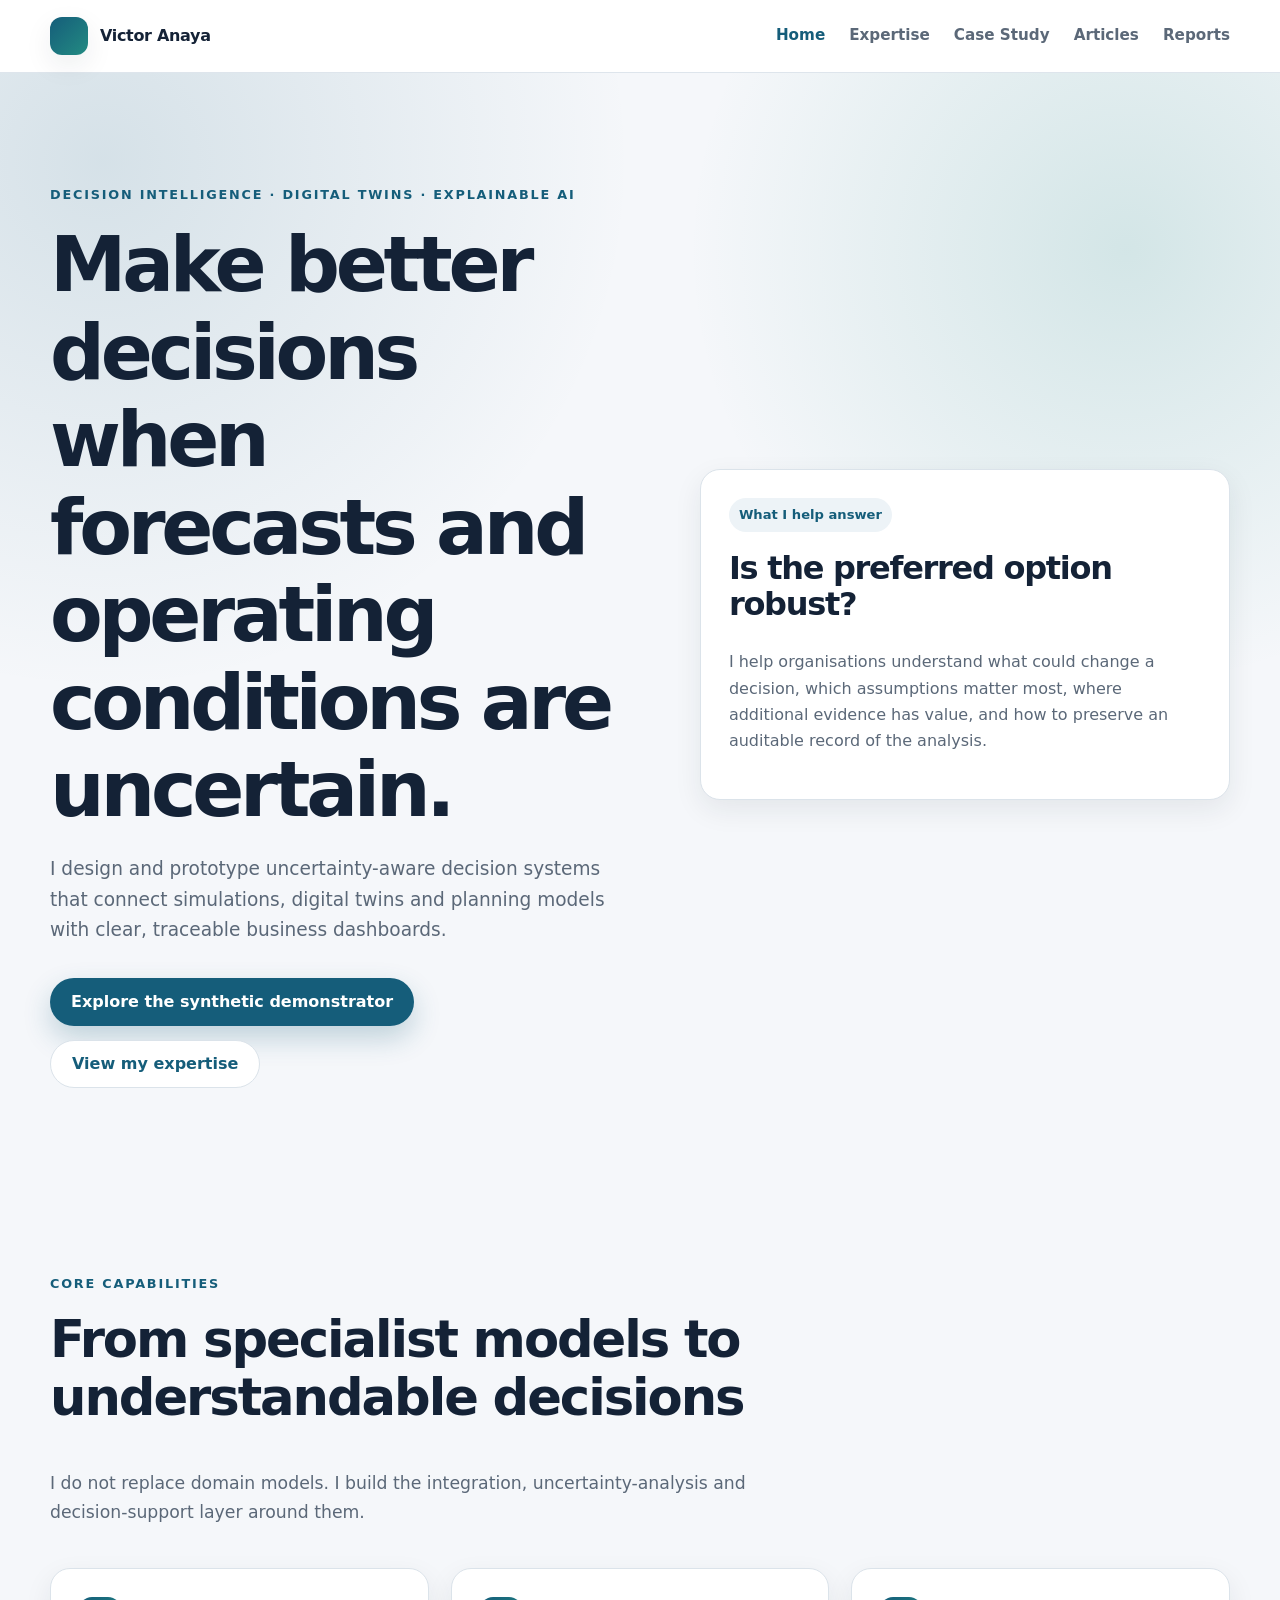
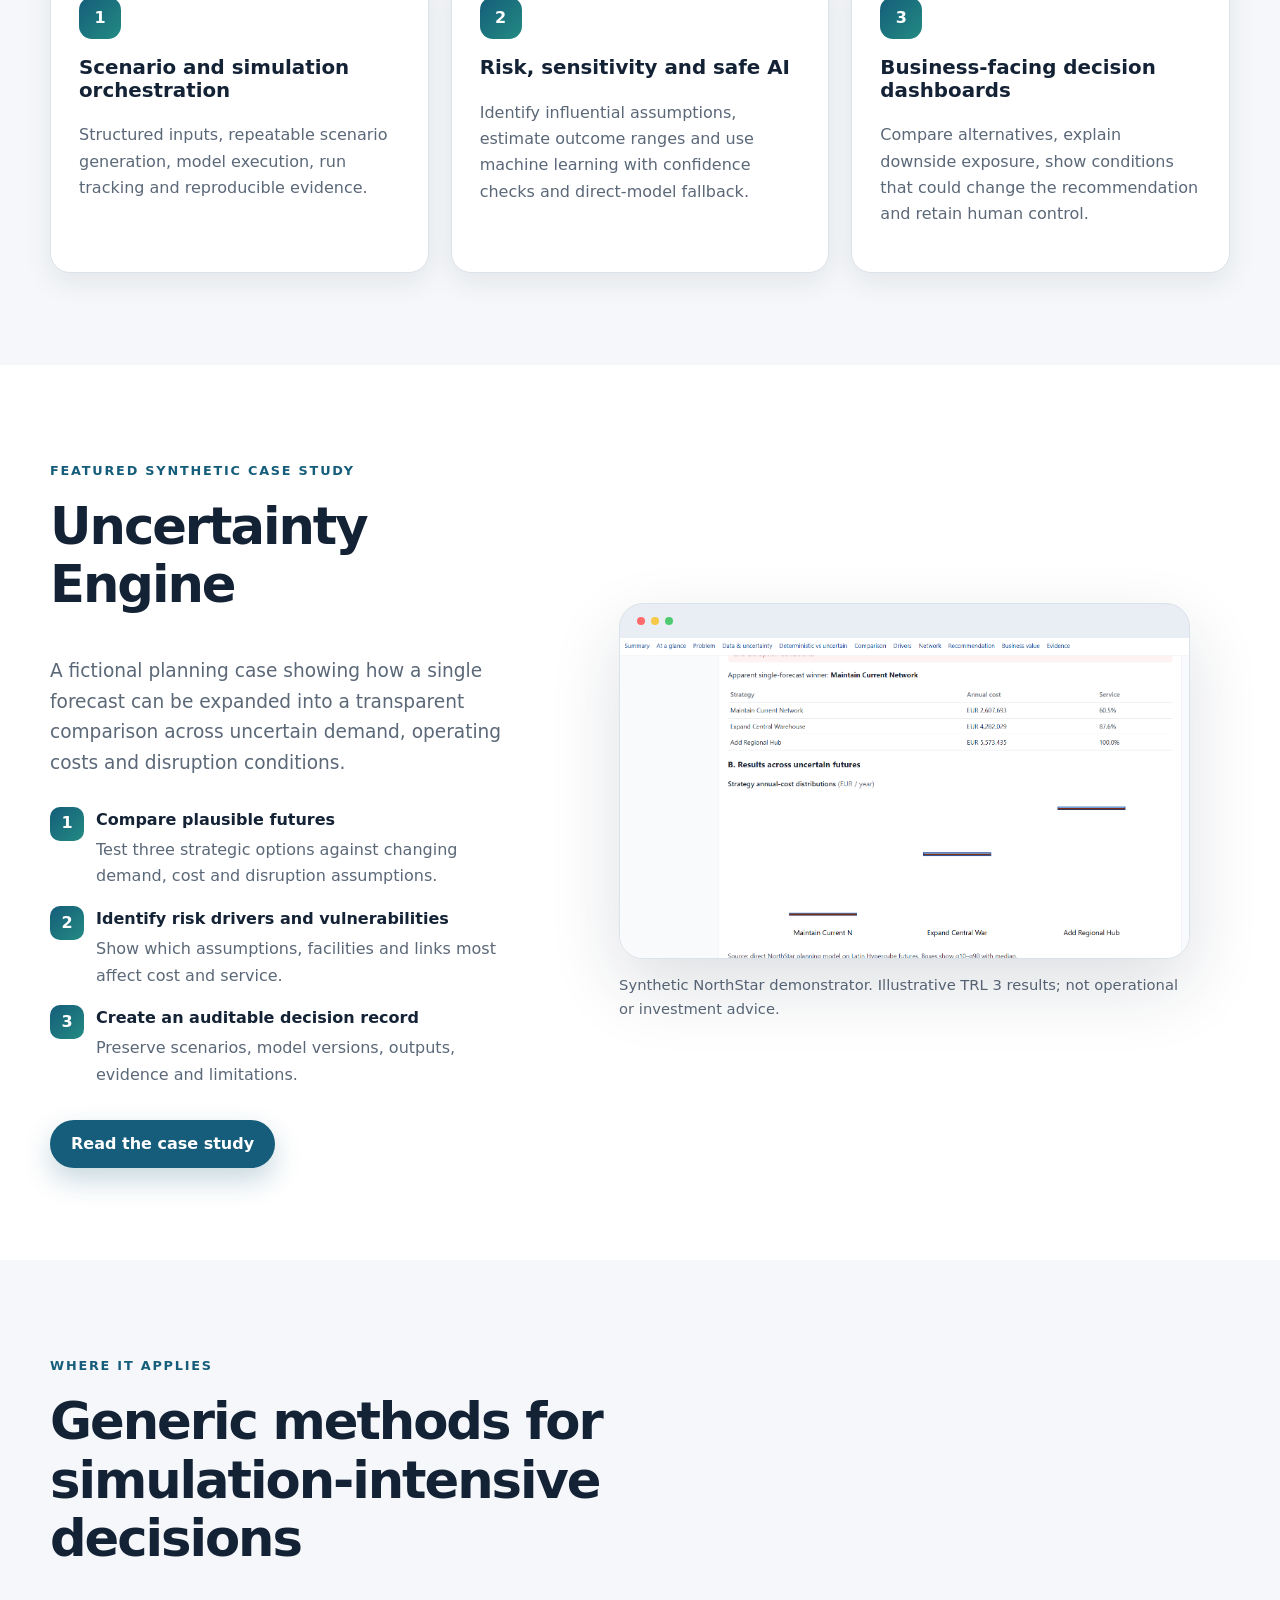
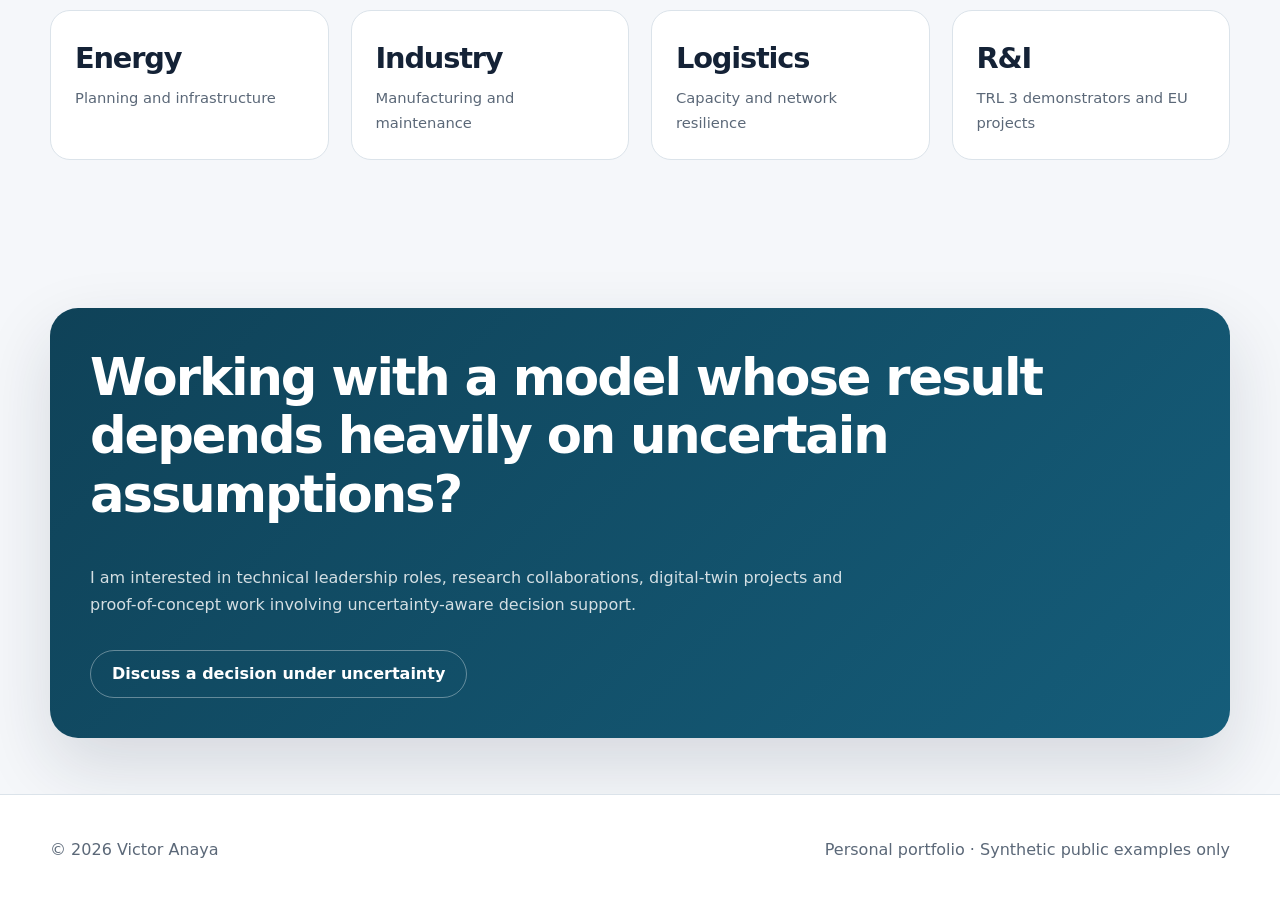
<file: index.html>
<!DOCTYPE html>
<html lang="en">
<head>
  <meta charset="UTF-8" />
  <meta name="viewport" content="width=device-width, initial-scale=1.0" />
  <title>Victor Anaya | Uncertainty-Aware Decision Support</title>
  <meta name="description" content="I design uncertainty-aware decision systems that connect simulations, digital twins and business dashboards." />
  <link rel="stylesheet" href="styles.css" />
</head>
<body>
  <header class="site-header">
    <div class="container nav">
      <a class="brand" href="index.html"><span class="brand-mark" aria-hidden="true"></span>Victor Anaya</a>
      <nav aria-label="Primary navigation">
        <a href="index.html" aria-current="page">Home</a>
        <a href="expertise.html">Expertise</a>
        <a href="case-study.html">Case Study</a>
        <a href="articles/index.html">Articles</a>
        <a href="reports/index.html">Reports</a>
      </nav>
    </div>
  </header>

  <main>
    <section class="hero">
      <div class="container hero-grid">
        <div>
          <span class="eyebrow">Decision intelligence · Digital twins · Explainable AI</span>
          <h1>Make better decisions when forecasts and operating conditions are uncertain.</h1>
          <p class="lead">I design and prototype uncertainty-aware decision systems that connect simulations, digital twins and planning models with clear, traceable business dashboards.</p>
          <div class="hero-actions">
            <a class="button button-primary" href="case-study.html">Explore the synthetic demonstrator</a>
            <a class="button button-secondary" href="expertise.html">View my expertise</a>
          </div>
        </div>
        <div class="card">
          <span class="tag">What I help answer</span>
          <h2 style="font-size:2rem; margin-top:18px;">Is the preferred option robust?</h2>
          <p class="muted">I help organisations understand what could change a decision, which assumptions matter most, where additional evidence has value, and how to preserve an auditable record of the analysis.</p>
        </div>
      </div>
    </section>

    <section class="section">
      <div class="container">
        <div class="section-heading">
          <span class="eyebrow">Core capabilities</span>
          <h2>From specialist models to understandable decisions</h2>
          <p>I do not replace domain models. I build the integration, uncertainty-analysis and decision-support layer around them.</p>
        </div>
        <div class="grid-3">
          <article class="card"><div class="card-icon">1</div><h3>Scenario and simulation orchestration</h3><p>Structured inputs, repeatable scenario generation, model execution, run tracking and reproducible evidence.</p></article>
          <article class="card"><div class="card-icon">2</div><h3>Risk, sensitivity and safe AI</h3><p>Identify influential assumptions, estimate outcome ranges and use machine learning with confidence checks and direct-model fallback.</p></article>
          <article class="card"><div class="card-icon">3</div><h3>Business-facing decision dashboards</h3><p>Compare alternatives, explain downside exposure, show conditions that could change the recommendation and retain human control.</p></article>
        </div>
      </div>
    </section>

    <section class="section section-white">
      <div class="container case-study-grid">
        <div>
          <span class="eyebrow">Featured synthetic case study</span>
          <h2>Uncertainty Engine</h2>
          <p class="lead">A fictional planning case showing how a single forecast can be expanded into a transparent comparison across uncertain demand, operating costs and disruption conditions.</p>
          <div class="feature-list">
            <div class="feature-item"><span class="feature-icon">1</span><div><strong>Compare plausible futures</strong><p>Test three strategic options against changing demand, cost and disruption assumptions.</p></div></div>
            <div class="feature-item"><span class="feature-icon">2</span><div><strong>Identify risk drivers and vulnerabilities</strong><p>Show which assumptions, facilities and links most affect cost and service.</p></div></div>
            <div class="feature-item"><span class="feature-icon">3</span><div><strong>Create an auditable decision record</strong><p>Preserve scenarios, model versions, outputs, evidence and limitations.</p></div></div>
          </div>
          <div class="cta-row"><a class="button button-primary" href="case-study.html">Read the case study</a></div>
        </div>
        <figure>
          <div class="dashboard-preview">
            <img src="assets/images/uncertainty-engine-dashboard.png" alt="Decision dashboard comparing three distribution strategies under uncertainty" />
          </div>
          <figcaption class="dashboard-caption">Synthetic NorthStar demonstrator. Illustrative TRL 3 results; not operational or investment advice.</figcaption>
        </figure>
      </div>
    </section>

    <section class="section">
      <div class="container">
        <div class="section-heading"><span class="eyebrow">Where it applies</span><h2>Generic methods for simulation-intensive decisions</h2></div>
        <div class="grid-4">
          <div class="metric-card"><span class="metric-value">Energy</span><span class="metric-label">Planning and infrastructure</span></div>
          <div class="metric-card"><span class="metric-value">Industry</span><span class="metric-label">Manufacturing and maintenance</span></div>
          <div class="metric-card"><span class="metric-value">Logistics</span><span class="metric-label">Capacity and network resilience</span></div>
          <div class="metric-card"><span class="metric-value">R&amp;I</span><span class="metric-label">TRL 3 demonstrators and EU projects</span></div>
        </div>
      </div>
    </section>

    <section class="section-tight">
      <div class="container callout">
        <h2>Working with a model whose result depends heavily on uncertain assumptions?</h2>
        <p>I am interested in technical leadership roles, research collaborations, digital-twin projects and proof-of-concept work involving uncertainty-aware decision support.</p>
        <div class="cta-row"><a class="button button-secondary" href="mailto:your-email@example.com">Discuss a decision under uncertainty</a></div>
      </div>
    </section>
  </main>

  <footer class="site-footer"><div class="container footer-grid"><span>© 2026 Victor Anaya</span><span>Personal portfolio · Synthetic public examples only</span></div></footer>
</body>
</html>
</file>
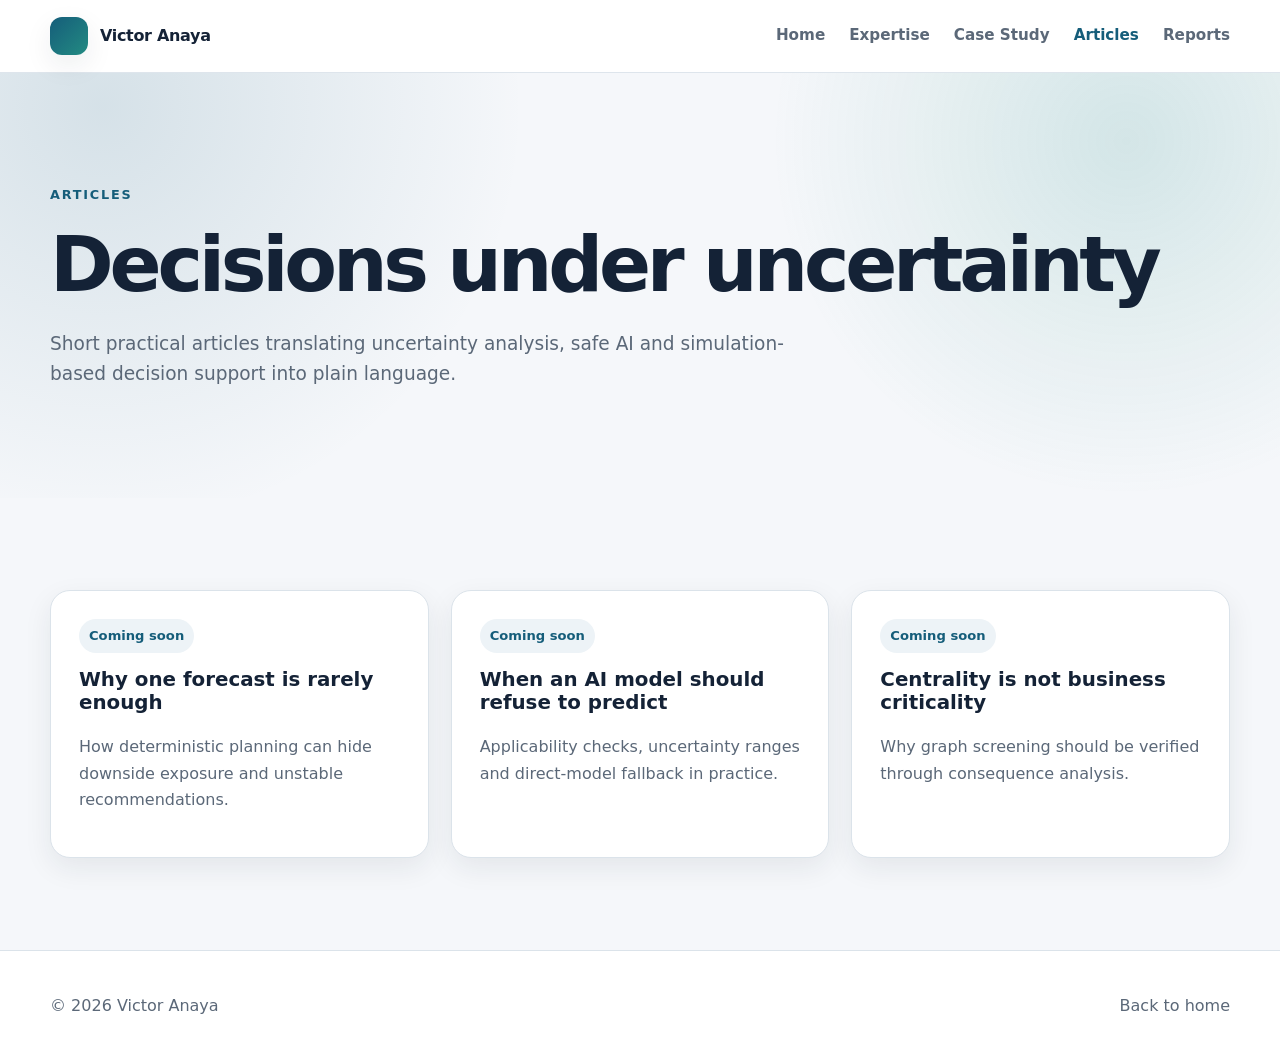
<file: articles/index.html>
<!DOCTYPE html>
<html lang="en">
<head><meta charset="UTF-8"/><meta name="viewport" content="width=device-width, initial-scale=1.0"/><title>Articles | Victor Anaya</title><link rel="stylesheet" href="../styles.css"/></head>
<body>
<header class="site-header"><div class="container nav"><a class="brand" href="../index.html"><span class="brand-mark"></span>Victor Anaya</a><nav><a href="../index.html">Home</a><a href="../expertise.html">Expertise</a><a href="../case-study.html">Case Study</a><a href="index.html" aria-current="page">Articles</a><a href="../reports/index.html">Reports</a></nav></div></header>
<main><section class="hero"><div class="container"><span class="eyebrow">Articles</span><h1>Decisions under uncertainty</h1><p class="lead">Short practical articles translating uncertainty analysis, safe AI and simulation-based decision support into plain language.</p></div></section><section class="section"><div class="container grid-3"><article class="card"><span class="tag">Coming soon</span><h3 style="margin-top:16px">Why one forecast is rarely enough</h3><p>How deterministic planning can hide downside exposure and unstable recommendations.</p></article><article class="card"><span class="tag">Coming soon</span><h3 style="margin-top:16px">When an AI model should refuse to predict</h3><p>Applicability checks, uncertainty ranges and direct-model fallback in practice.</p></article><article class="card"><span class="tag">Coming soon</span><h3 style="margin-top:16px">Centrality is not business criticality</h3><p>Why graph screening should be verified through consequence analysis.</p></article></div></section></main>
<footer class="site-footer"><div class="container footer-grid"><span>© 2026 Victor Anaya</span><a href="../index.html">Back to home</a></div></footer>
</body></html>
</file>
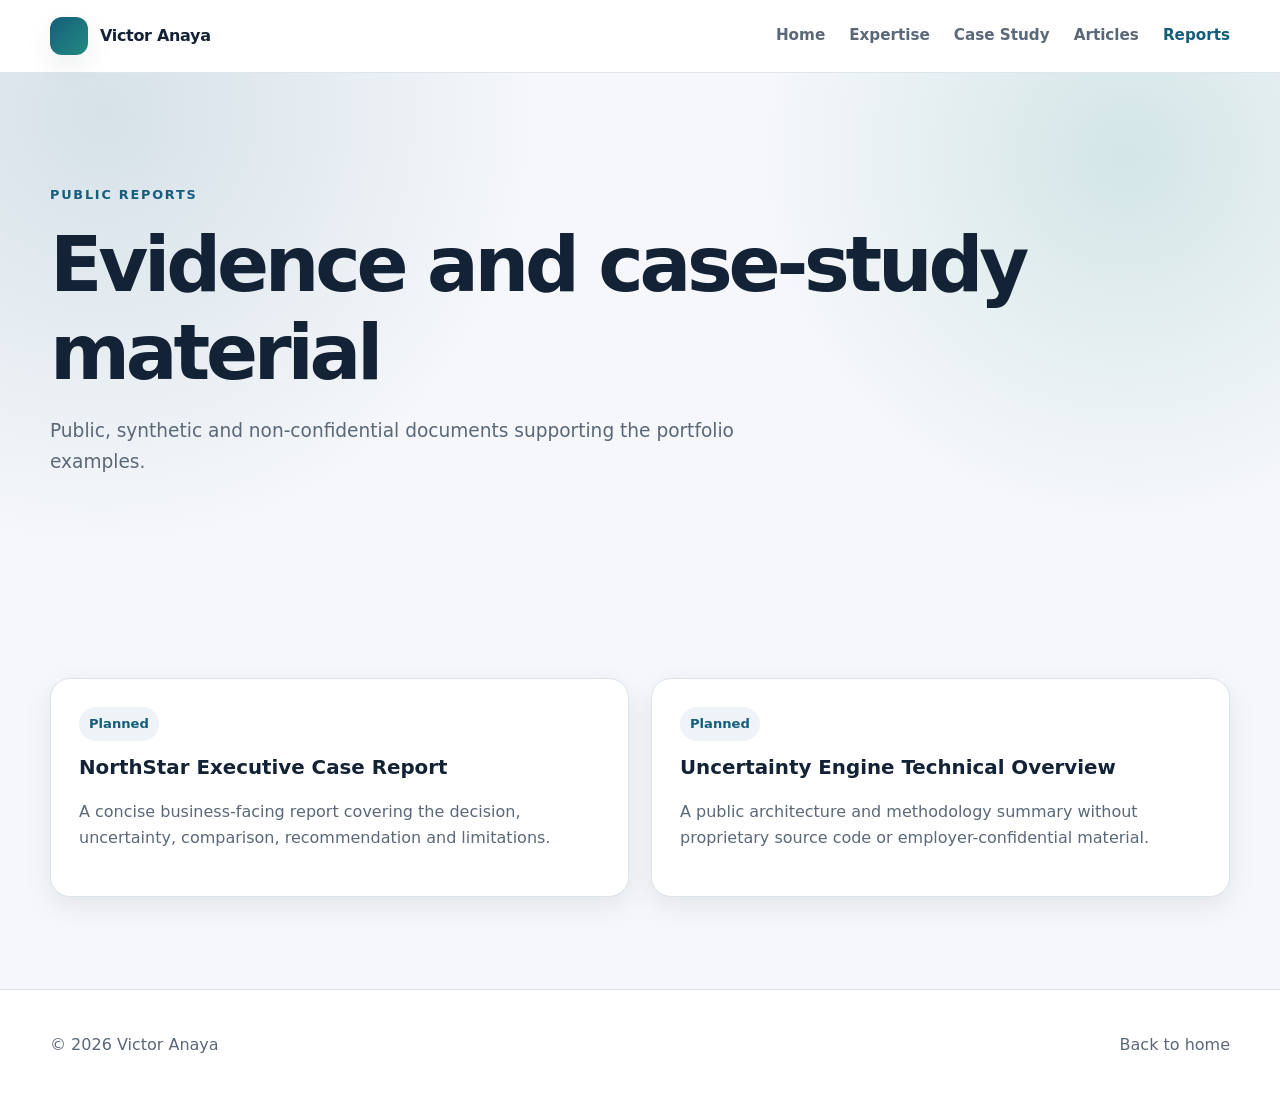
<file: reports/index.html>
<!DOCTYPE html>
<html lang="en">
<head><meta charset="UTF-8"/><meta name="viewport" content="width=device-width, initial-scale=1.0"/><title>Reports | Victor Anaya</title><link rel="stylesheet" href="../styles.css"/></head>
<body>
<header class="site-header"><div class="container nav"><a class="brand" href="../index.html"><span class="brand-mark"></span>Victor Anaya</a><nav><a href="../index.html">Home</a><a href="../expertise.html">Expertise</a><a href="../case-study.html">Case Study</a><a href="../articles/index.html">Articles</a><a href="index.html" aria-current="page">Reports</a></nav></div></header>
<main><section class="hero"><div class="container"><span class="eyebrow">Public reports</span><h1>Evidence and case-study material</h1><p class="lead">Public, synthetic and non-confidential documents supporting the portfolio examples.</p></div></section><section class="section"><div class="container grid-2"><article class="card"><span class="tag">Planned</span><h3 style="margin-top:16px">NorthStar Executive Case Report</h3><p>A concise business-facing report covering the decision, uncertainty, comparison, recommendation and limitations.</p></article><article class="card"><span class="tag">Planned</span><h3 style="margin-top:16px">Uncertainty Engine Technical Overview</h3><p>A public architecture and methodology summary without proprietary source code or employer-confidential material.</p></article></div></section></main>
<footer class="site-footer"><div class="container footer-grid"><span>© 2026 Victor Anaya</span><a href="../index.html">Back to home</a></div></footer>
</body></html>
</file>
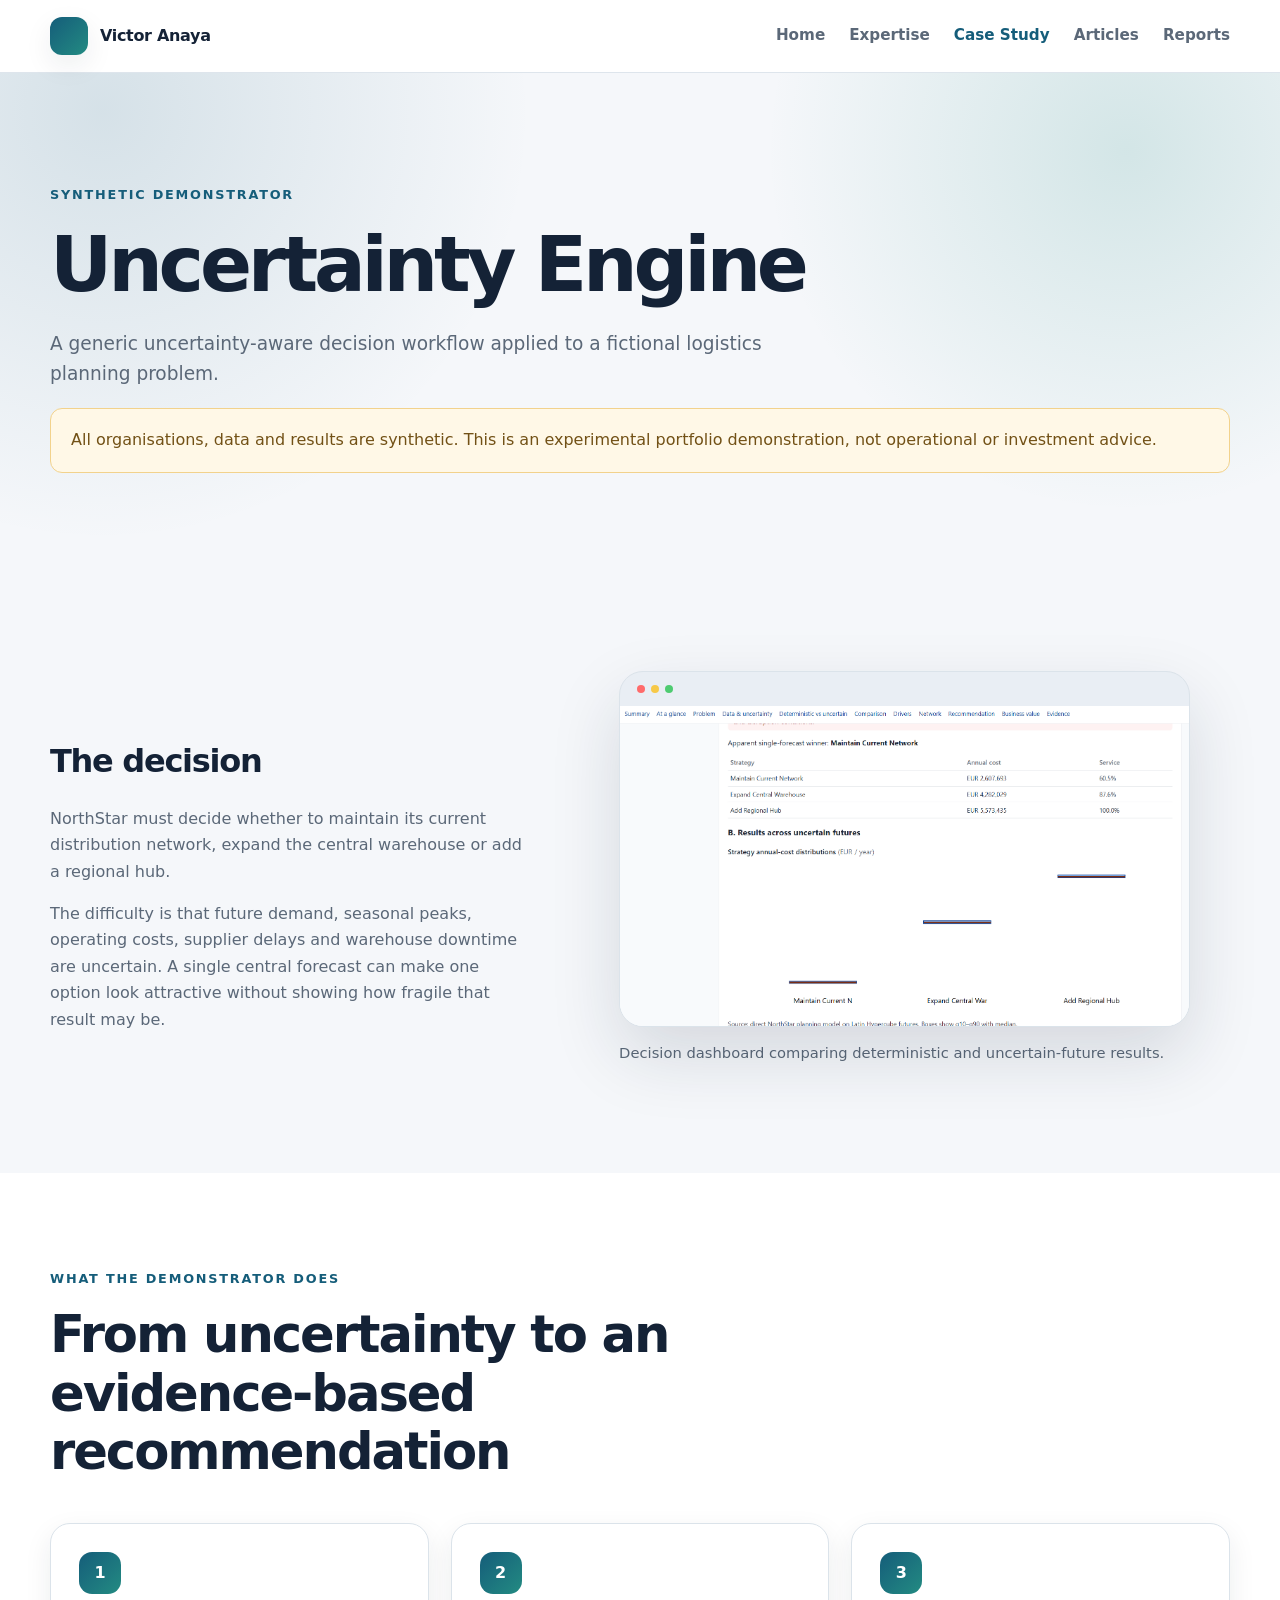
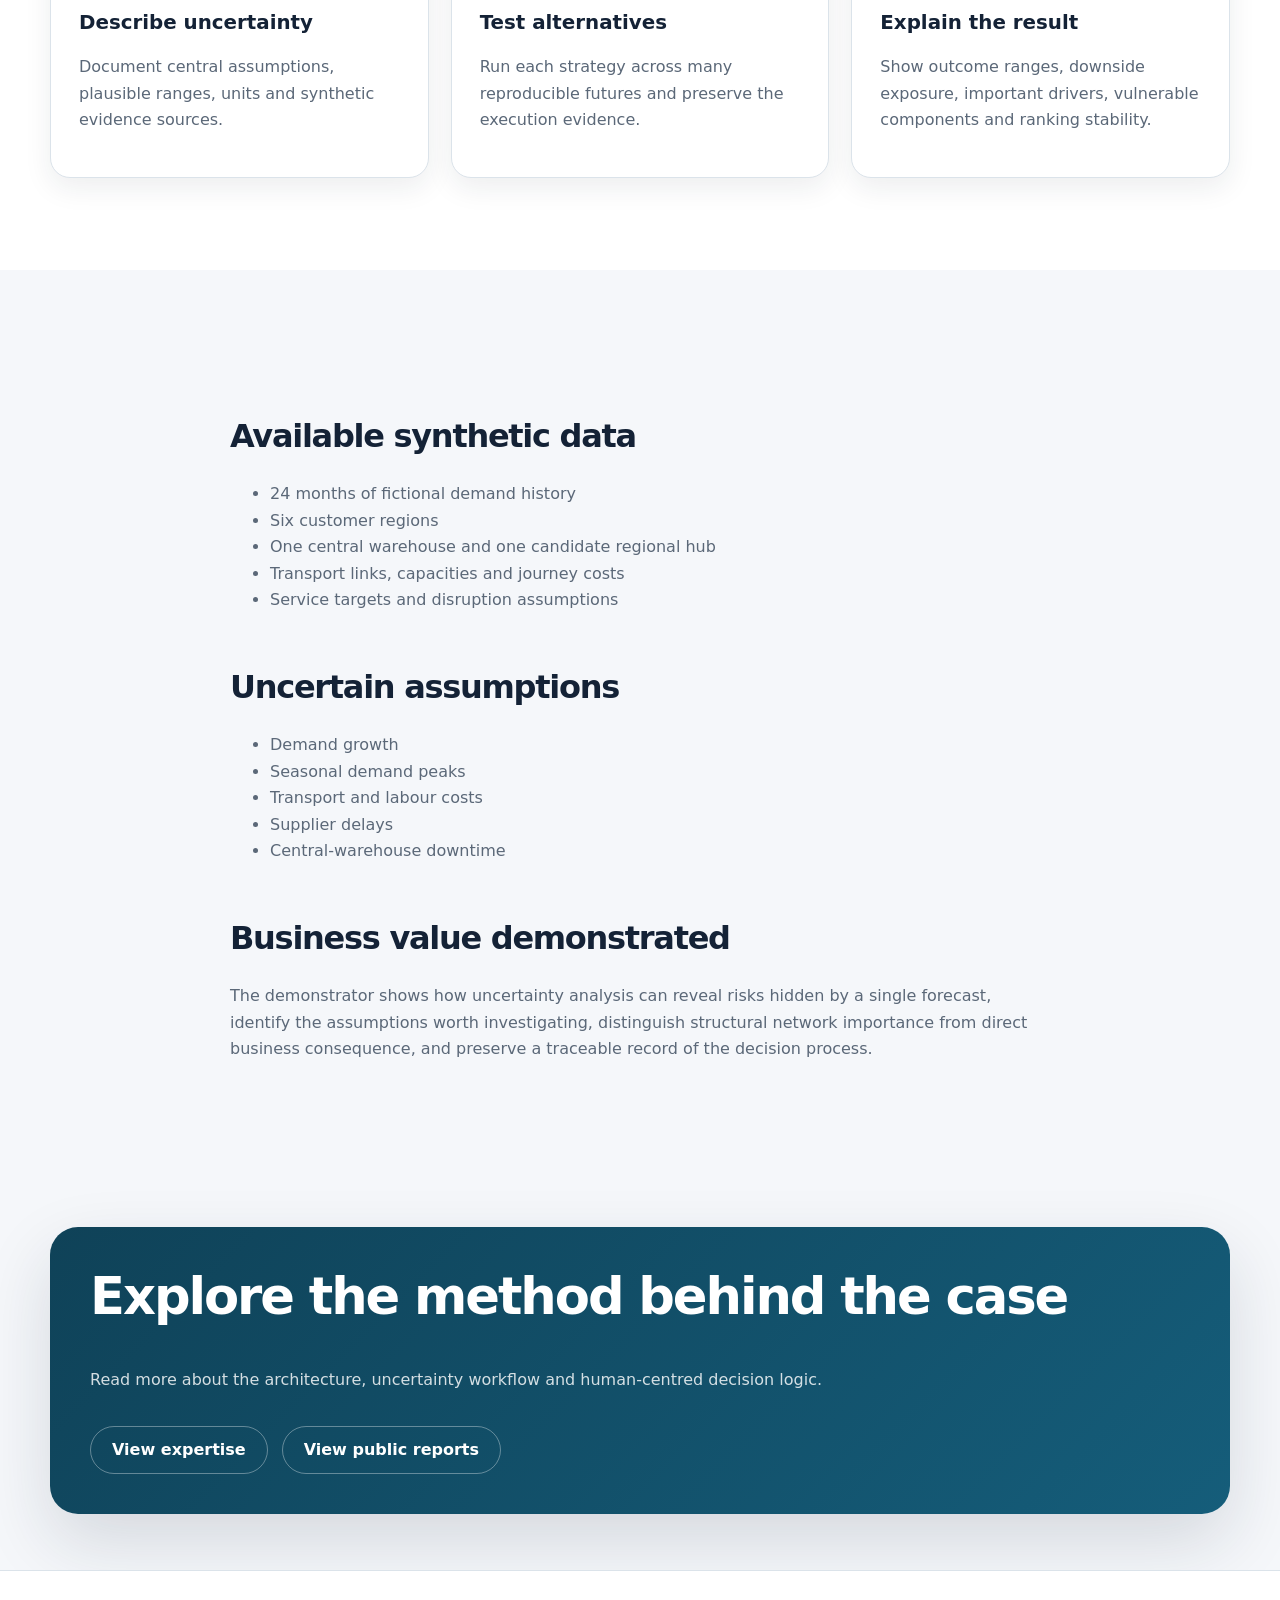
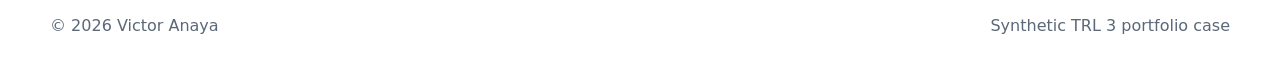
<file: case-study.html>
<!DOCTYPE html>
<html lang="en">
<head>
  <meta charset="UTF-8" />
  <meta name="viewport" content="width=device-width, initial-scale=1.0" />
  <title>NorthStar Case Study | Victor Anaya</title>
  <meta name="description" content="Synthetic case study demonstrating uncertainty-aware decision support for distribution-network expansion." />
  <link rel="stylesheet" href="styles.css" />
</head>
<body>
  <header class="site-header"><div class="container nav"><a class="brand" href="index.html"><span class="brand-mark"></span>Victor Anaya</a><nav><a href="index.html">Home</a><a href="expertise.html">Expertise</a><a href="case-study.html" aria-current="page">Case Study</a><a href="articles/index.html">Articles</a><a href="reports/index.html">Reports</a></nav></div></header>
  <main>
    <section class="hero"><div class="container"><span class="eyebrow">Synthetic demonstrator</span><h1>Uncertainty Engine</h1><p class="lead">A generic uncertainty-aware decision workflow applied to a fictional logistics planning problem.</p><div class="notice">All organisations, data and results are synthetic. This is an experimental portfolio demonstration, not operational or investment advice.</div></div></section>

    <section class="section"><div class="container case-study-grid"><div class="prose"><h2>The decision</h2><p>NorthStar must decide whether to maintain its current distribution network, expand the central warehouse or add a regional hub.</p><p>The difficulty is that future demand, seasonal peaks, operating costs, supplier delays and warehouse downtime are uncertain. A single central forecast can make one option look attractive without showing how fragile that result may be.</p></div><figure><div class="dashboard-preview"><img src="assets/images/uncertainty-engine-dashboard.png" alt="NorthStar uncertainty-aware decision dashboard" /></div><figcaption class="dashboard-caption">Decision dashboard comparing deterministic and uncertain-future results.</figcaption></figure></div></section>

    <section class="section section-white"><div class="container"><div class="section-heading"><span class="eyebrow">What the demonstrator does</span><h2>From uncertainty to an evidence-based recommendation</h2></div><div class="grid-3">
      <article class="card"><div class="card-icon">1</div><h3>Describe uncertainty</h3><p>Document central assumptions, plausible ranges, units and synthetic evidence sources.</p></article>
      <article class="card"><div class="card-icon">2</div><h3>Test alternatives</h3><p>Run each strategy across many reproducible futures and preserve the execution evidence.</p></article>
      <article class="card"><div class="card-icon">3</div><h3>Explain the result</h3><p>Show outcome ranges, downside exposure, important drivers, vulnerable components and ranking stability.</p></article>
    </div></div></section>

    <section class="section"><div class="container prose"><h2>Available synthetic data</h2><ul><li>24 months of fictional demand history</li><li>Six customer regions</li><li>One central warehouse and one candidate regional hub</li><li>Transport links, capacities and journey costs</li><li>Service targets and disruption assumptions</li></ul><h2>Uncertain assumptions</h2><ul><li>Demand growth</li><li>Seasonal demand peaks</li><li>Transport and labour costs</li><li>Supplier delays</li><li>Central-warehouse downtime</li></ul><h2>Business value demonstrated</h2><p>The demonstrator shows how uncertainty analysis can reveal risks hidden by a single forecast, identify the assumptions worth investigating, distinguish structural network importance from direct business consequence, and preserve a traceable record of the decision process.</p></div></section>

    <section class="section-tight"><div class="container callout"><h2>Explore the method behind the case</h2><p>Read more about the architecture, uncertainty workflow and human-centred decision logic.</p><div class="cta-row"><a class="button button-secondary" href="expertise.html">View expertise</a><a class="button button-secondary" href="reports/index.html">View public reports</a></div></div></section>
  </main>
  <footer class="site-footer"><div class="container footer-grid"><span>© 2026 Victor Anaya</span><span>Synthetic TRL 3 portfolio case</span></div></footer>
</body>
</html>
</file>
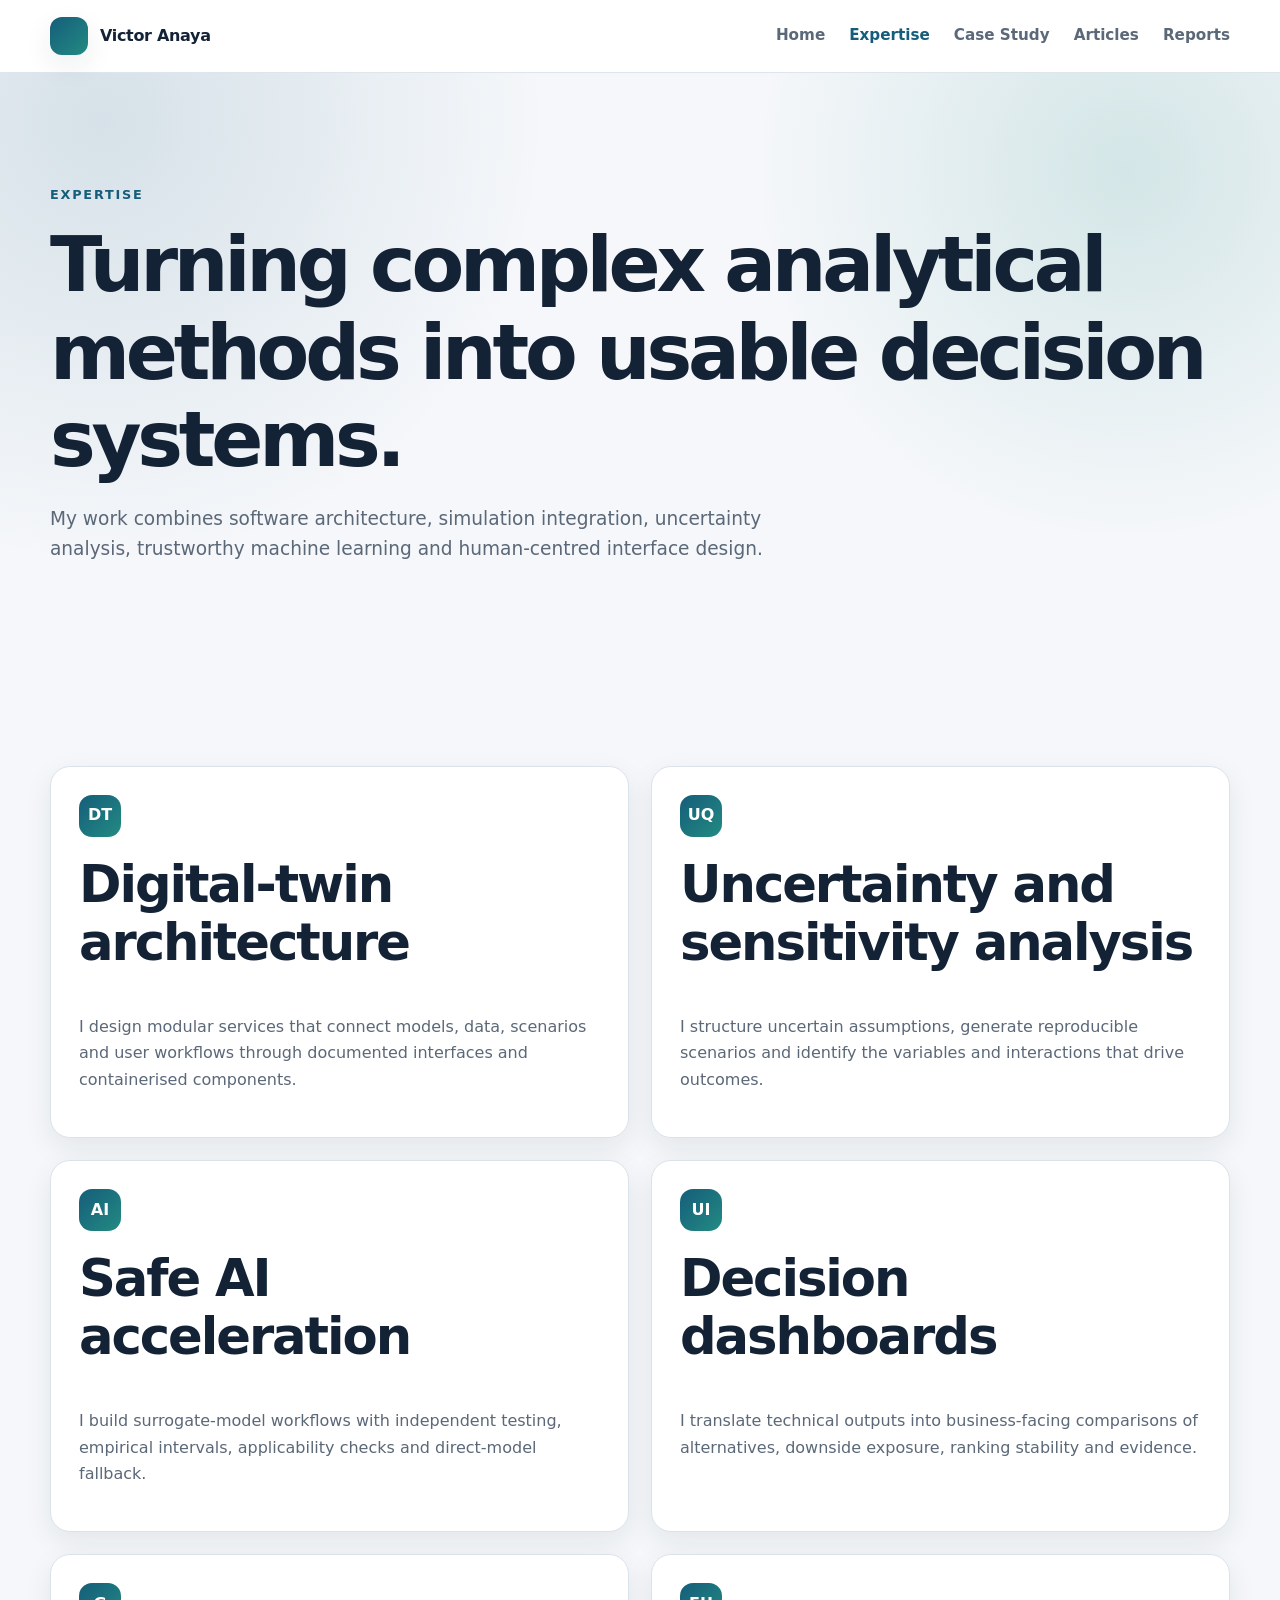
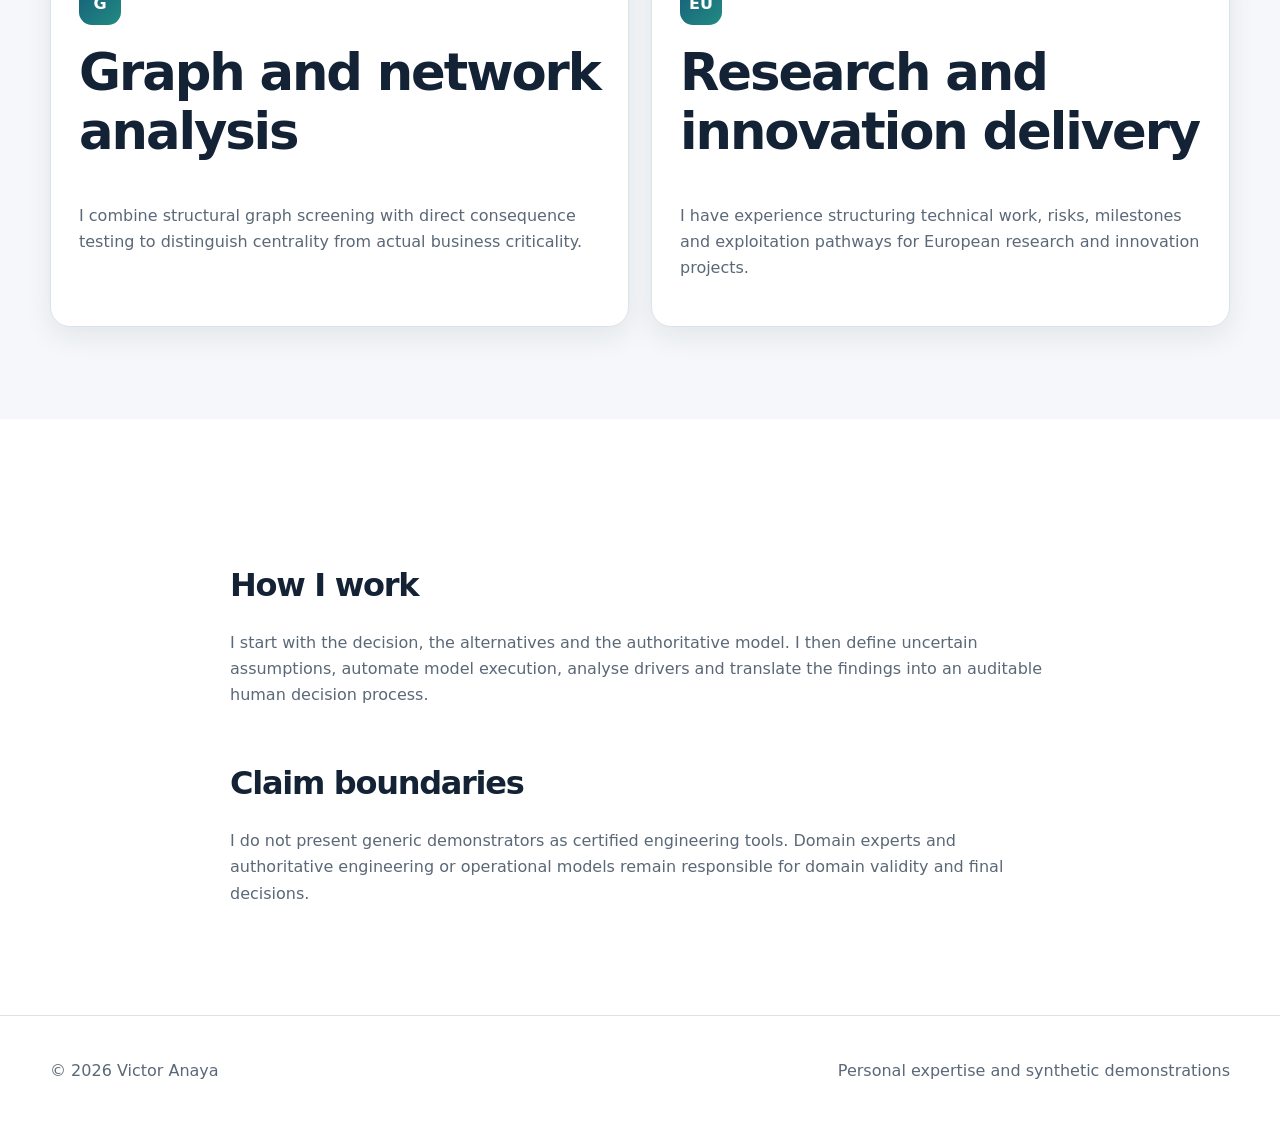
<file: expertise.html>
<!DOCTYPE html>
<html lang="en">
<head>
  <meta charset="UTF-8" />
  <meta name="viewport" content="width=device-width, initial-scale=1.0" />
  <title>Victor Anaya | Expertise</title>
  <meta name="description" content="Expertise in digital twins, uncertainty-aware decision support, simulation integration and explainable AI." />
  <link rel="stylesheet" href="styles.css" />
</head>
<body>
  <header class="site-header"><div class="container nav"><a class="brand" href="index.html"><span class="brand-mark"></span>Victor Anaya</a><nav><a href="index.html">Home</a><a href="expertise.html" aria-current="page">Expertise</a><a href="case-study.html">Case Study</a><a href="articles/index.html">Articles</a><a href="reports/index.html">Reports</a></nav></div></header>
  <main>
    <section class="hero"><div class="container"><span class="eyebrow">Expertise</span><h1>Turning complex analytical methods into usable decision systems.</h1><p class="lead">My work combines software architecture, simulation integration, uncertainty analysis, trustworthy machine learning and human-centred interface design.</p></div></section>
    <section class="section"><div class="container grid-2">
      <article class="card"><div class="card-icon">DT</div><h2>Digital-twin architecture</h2><p>I design modular services that connect models, data, scenarios and user workflows through documented interfaces and containerised components.</p></article>
      <article class="card"><div class="card-icon">UQ</div><h2>Uncertainty and sensitivity analysis</h2><p>I structure uncertain assumptions, generate reproducible scenarios and identify the variables and interactions that drive outcomes.</p></article>
      <article class="card"><div class="card-icon">AI</div><h2>Safe AI acceleration</h2><p>I build surrogate-model workflows with independent testing, empirical intervals, applicability checks and direct-model fallback.</p></article>
      <article class="card"><div class="card-icon">UI</div><h2>Decision dashboards</h2><p>I translate technical outputs into business-facing comparisons of alternatives, downside exposure, ranking stability and evidence.</p></article>
      <article class="card"><div class="card-icon">G</div><h2>Graph and network analysis</h2><p>I combine structural graph screening with direct consequence testing to distinguish centrality from actual business criticality.</p></article>
      <article class="card"><div class="card-icon">EU</div><h2>Research and innovation delivery</h2><p>I have experience structuring technical work, risks, milestones and exploitation pathways for European research and innovation projects.</p></article>
    </div></section>
    <section class="section section-white"><div class="container prose"><h2>How I work</h2><p>I start with the decision, the alternatives and the authoritative model. I then define uncertain assumptions, automate model execution, analyse drivers and translate the findings into an auditable human decision process.</p><h2>Claim boundaries</h2><p>I do not present generic demonstrators as certified engineering tools. Domain experts and authoritative engineering or operational models remain responsible for domain validity and final decisions.</p></div></section>
  </main>
  <footer class="site-footer"><div class="container footer-grid"><span>© 2026 Victor Anaya</span><span>Personal expertise and synthetic demonstrations</span></div></footer>
</body>
</html>
</file>
<file: styles.css>
:root {
  --bg: #f5f7fa;
  --surface: #ffffff;
  --surface-soft: #edf3f7;
  --text: #142236;
  --muted: #5b6878;
  --primary: #155d7a;
  --primary-dark: #0f4258;
  --accent: #238b82;
  --border: #dbe3ea;
  --shadow-sm: 0 10px 28px rgba(20, 34, 54, 0.08);
  --shadow-lg: 0 28px 70px rgba(20, 34, 54, 0.14);
  --radius-sm: 12px;
  --radius-md: 20px;
  --radius-lg: 28px;
  --max: 1180px;
}

* { box-sizing: border-box; }
html { scroll-behavior: smooth; }
body {
  margin: 0;
  font-family: Inter, ui-sans-serif, system-ui, -apple-system, BlinkMacSystemFont, "Segoe UI", sans-serif;
  color: var(--text);
  background: var(--bg);
  line-height: 1.65;
  -webkit-font-smoothing: antialiased;
}
img { display: block; max-width: 100%; }
a { color: inherit; text-decoration: none; }
a:hover { color: var(--primary); }
.container { width: min(calc(100% - 40px), var(--max)); margin-inline: auto; }

.site-header {
  position: sticky;
  top: 0;
  z-index: 50;
  background: rgba(255,255,255,.92);
  backdrop-filter: blur(16px);
  border-bottom: 1px solid rgba(219,227,234,.9);
}
.nav {
  min-height: 72px;
  display: flex;
  justify-content: space-between;
  align-items: center;
  gap: 24px;
}
.nav nav { display: flex; gap: 24px; align-items: center; }
.nav nav a { color: var(--muted); font-size: .95rem; font-weight: 600; }
.nav nav a:hover, .nav nav a[aria-current="page"] { color: var(--primary); }
.brand { display: flex; align-items: center; gap: 12px; font-weight: 800; letter-spacing: -.02em; }
.brand-mark {
  width: 38px;
  height: 38px;
  border-radius: 12px;
  background: linear-gradient(135deg, var(--primary), var(--accent));
  box-shadow: var(--shadow-sm);
}

.hero {
  padding: 108px 0 90px;
  background:
    radial-gradient(circle at 88% 16%, rgba(35,139,130,.16), transparent 30%),
    radial-gradient(circle at 8% 8%, rgba(21,93,122,.14), transparent 34%);
}
.hero-grid { display: grid; grid-template-columns: 1.05fr .95fr; gap: 64px; align-items: center; }
.eyebrow {
  display: inline-block;
  margin-bottom: 16px;
  color: var(--primary);
  font-size: .8rem;
  font-weight: 800;
  text-transform: uppercase;
  letter-spacing: .14em;
}
h1, h2, h3 { margin-top: 0; line-height: 1.14; }
h1 { margin-bottom: 20px; font-size: clamp(2.8rem, 6vw, 5rem); letter-spacing: -.055em; }
h2 { font-size: clamp(2rem, 4vw, 3.35rem); letter-spacing: -.04em; }
h3 { font-size: 1.24rem; }
.lead { max-width: 740px; color: var(--muted); font-size: 1.16rem; }
.hero-actions, .cta-row { display: flex; gap: 14px; flex-wrap: wrap; margin-top: 32px; }
.button {
  display: inline-flex;
  min-height: 48px;
  align-items: center;
  justify-content: center;
  padding: 0 21px;
  border-radius: 999px;
  font-weight: 750;
  transition: transform .18s ease, box-shadow .18s ease, background .18s ease;
}
.button:hover { transform: translateY(-2px); }
.button-primary, .button:not(.button-secondary) { color: #fff; background: var(--primary); box-shadow: 0 12px 28px rgba(21,93,122,.24); }
.button-primary:hover, .button:not(.button-secondary):hover { color: #fff; background: var(--primary-dark); }
.button-secondary { color: var(--primary); background: #fff; border: 1px solid var(--border); }

.section { padding: 92px 0; }
.section-tight { padding: 56px 0; }
.section-white { background: var(--surface); }
.section-heading { max-width: 760px; margin-bottom: 42px; }
.section-heading p { margin-top: 16px; color: var(--muted); font-size: 1.08rem; }
.grid-2, .grid-3, .grid-4 { display: grid; gap: 22px; }
.grid-2 { grid-template-columns: repeat(2, minmax(0,1fr)); }
.grid-3 { grid-template-columns: repeat(3, minmax(0,1fr)); }
.grid-4 { grid-template-columns: repeat(4, minmax(0,1fr)); }
.card {
  padding: 28px;
  background: var(--surface);
  border: 1px solid var(--border);
  border-radius: var(--radius-md);
  box-shadow: var(--shadow-sm);
}
.card p, .muted { color: var(--muted); }
.card-icon {
  width: 42px; height: 42px; display: grid; place-items: center; margin-bottom: 18px;
  color: #fff; background: linear-gradient(135deg, var(--primary), var(--accent)); border-radius: 13px; font-weight: 800;
}

.case-study-grid { display: grid; grid-template-columns: .85fr 1.15fr; gap: 48px; align-items: center; }
.dashboard-preview {
  position: relative;
  display: block;
  overflow: hidden;
  padding-top: 34px;
  background: #e9eef4;
  border: 1px solid var(--border);
  border-radius: 24px;
  box-shadow: var(--shadow-lg);
}
.dashboard-preview::before {
  content: "";
  position: absolute;
  top: 13px;
  left: 17px;
  width: 8px;
  height: 8px;
  border-radius: 50%;
  background: #ff6b6b;
  box-shadow: 14px 0 #f7c948, 28px 0 #4ecb71;
}
.dashboard-preview img { width: 100%; aspect-ratio: 16/9; object-fit: cover; object-position: top center; background: #fff; }
.dashboard-caption { margin-top: 14px; color: var(--muted); font-size: .92rem; }
.feature-list { display: grid; gap: 16px; margin: 28px 0 0; }
.feature-item { display: grid; grid-template-columns: 34px 1fr; gap: 12px; align-items: start; }
.feature-icon { display: grid; place-items: center; width: 34px; height: 34px; color: #fff; background: linear-gradient(135deg,var(--primary),var(--accent)); border-radius: 10px; font-weight: 800; }
.feature-item p { margin: 4px 0 0; color: var(--muted); }

.metric-card { padding: 24px; background: var(--surface); border: 1px solid var(--border); border-radius: var(--radius-md); }
.metric-value { display: block; font-size: 1.8rem; font-weight: 800; letter-spacing: -.04em; }
.metric-label { display: block; margin-top: 4px; color: var(--muted); font-size: .92rem; }

.callout { padding: 40px; color: #fff; background: linear-gradient(135deg,var(--primary-dark),var(--primary)); border-radius: var(--radius-lg); box-shadow: var(--shadow-lg); }
.callout p { max-width: 760px; color: rgba(255,255,255,.82); }
.callout .button-secondary { color: #fff; background: transparent; border-color: rgba(255,255,255,.35); }

.prose { max-width: 820px; }
.prose h2 { margin-top: 56px; font-size: 2rem; }
.prose h3 { margin-top: 32px; }
.prose p, .prose li { color: var(--muted); }
.notice { padding: 18px 20px; background: #fff8e7; border: 1px solid #f2d28c; border-radius: var(--radius-sm); color: #725116; }
.tag { display: inline-flex; padding: 6px 10px; border-radius: 999px; background: var(--surface-soft); color: var(--primary); font-size: .82rem; font-weight: 700; }

.site-footer { padding: 42px 0; color: var(--muted); border-top: 1px solid var(--border); background: #fff; }
.footer-grid { display: flex; justify-content: space-between; gap: 24px; flex-wrap: wrap; }

@media (max-width: 900px) {
  .hero-grid, .case-study-grid, .grid-3, .grid-4 { grid-template-columns: 1fr; }
  .grid-2 { grid-template-columns: 1fr; }
  .nav nav { display: none; }
}
@media (max-width: 620px) {
  .container { width: min(calc(100% - 24px), var(--max)); }
  .hero { padding: 78px 0 64px; }
  .section { padding: 68px 0; }
  .hero-actions, .cta-row { flex-direction: column; align-items: stretch; }
}
</file>
